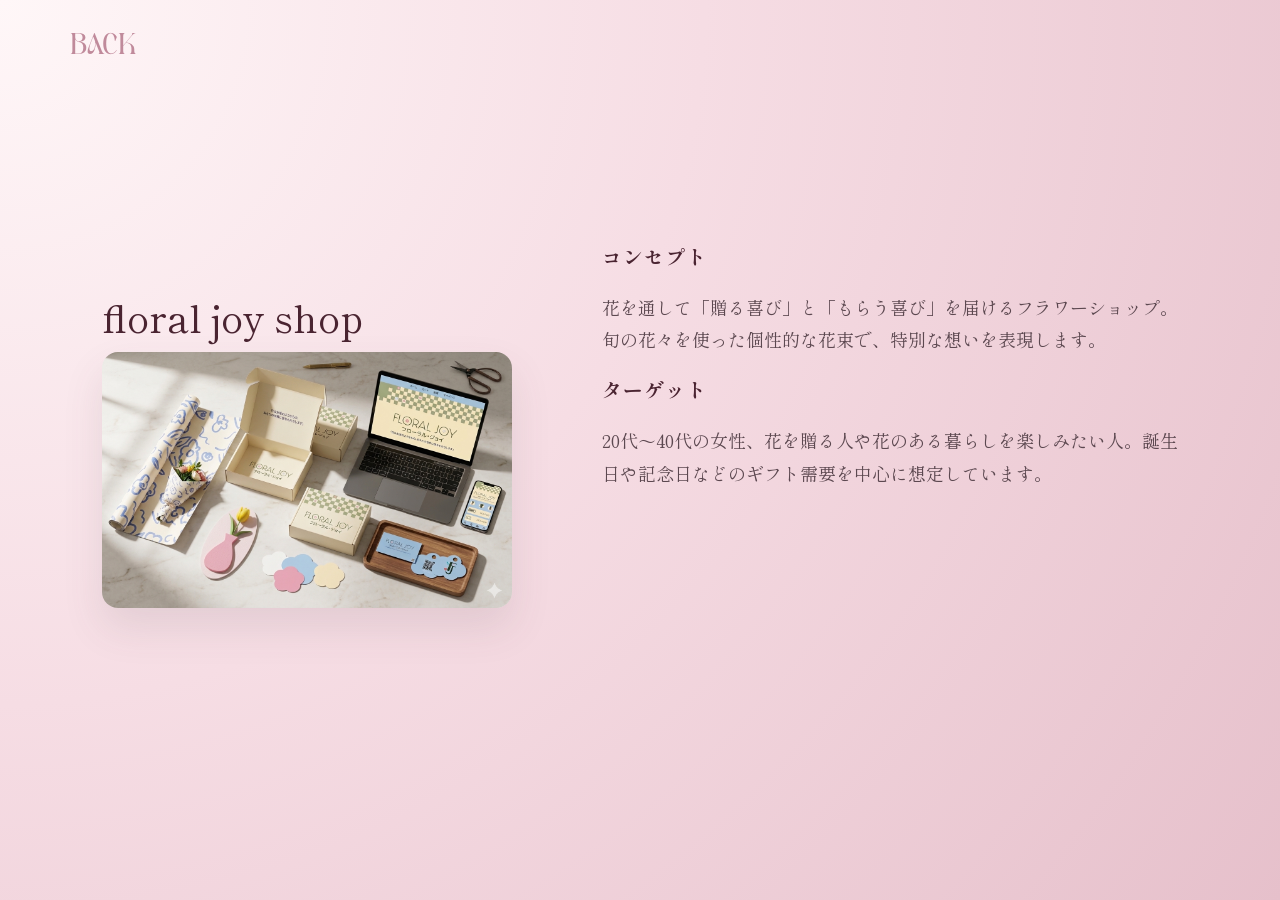
<file: flower-event.html>
<!DOCTYPE html>
<html lang="en">
<head>
    <meta charset="UTF-8">
    <meta name="viewport" content="width=device-width, initial-scale=1.0">
    <title>floral joy shop</title>
    <link rel="preconnect" href="https://fonts.googleapis.com">
<link rel="preconnect" href="https://fonts.gstatic.com" crossorigin>
<link href="https://fonts.googleapis.com/css2?family=Noto+Sans+JP:wght@200;300&family=Shippori+Mincho+B1:wght@300;400;500&display=swap" rel="stylesheet">
    <style>
        @font-face {
            font-family: "begitta";
            src: url("./FONT/Begitta.otf") format("opentype");
        }

      
        html, body {
            margin: 0;
            padding: 0;
            width: 100%;
            min-height: 100vh;
        }

        body {
            background: radial-gradient( circle at top left, #fff7f8 0%, #f6dde4 45%, #e6c0cb 100% );
            background-repeat: no-repeat;
            background-attachment: fixed; /* Giúp nền đứng yên tuyệt đối không bị gãy sọc */
            font-family: "Shippori Mincho B1", serif;
        }

        /* Nút BACK tinh tế */
        button.backBtn {
            color: #c08a9b;
            background-color: transparent;
            border: none;
            font-size: 30px;
            font-family: "begitta", sans-serif;
            cursor: pointer;
            position: fixed; /* Khóa nút Back ở góc trên cùng */
            top: 30px;
            left: 5%;
            z-index: 10;
            transition: color 0.3s ease, transform 0.3s ease;
        }
        
        button.backBtn:hover {
            color: #4a2431;
           
            transform: translateX(-5px);
        }

       
        
        /* Khung bọc lớn chứa cả 2 cột */
        .concept {
            display: flex; /* KÍCH HOẠT CHIA CỘT */
            width: 100%;
            min-height: 100vh;
        }

        /* CỘT TRÁI: Khóa cố định (Sticky) chứa tiêu đề */
        .left {
            width: 45%;
            height: 100vh; /* Bắt buộc cao bằng màn hình để sticky hoạt động */
            position: sticky;
            top: 0;
            display: flex;
            justify-content: center;
            flex-direction: column;
            padding-left: 8%;
            padding-right: 5%;
            box-sizing: border-box;
        }

        .left h1 {
            color: #4a2431;
            font-size: 3vw; /* Dùng đơn vị độ rộng màn hình để tự co giãn mượt */
            text-align: left;
            margin: 0 0 10px 0;
            line-height: 1.3;
            
            font-weight: lighter;
        }

        /* CỘT PHẢI: Cuộn nội dung chi tiết và hình ảnh (Kéo dài thoải mái) */
        .right {
            width: 55%;
            padding: 25vh 8% 20vh 2%;
            box-sizing: border-box;
            display: flex;
            flex-direction: column;
            gap: 80px; /* Tạo khoảng cách thoáng đãng giữa các mục */
        }

        .concept-section h2,h3 {
            font-size: 20px;
            color: #4a2431;
            margin-bottom: 20px;
            letter-spacing: 1px;
        }

        .concept-section p {
            color: #5c4850;
            font-size: 18px;
            line-height: 1.8;
            text-align: justify;
        }

        /* Khung chứa hình ảnh Mockup sản phẩm */
        .project-img-box {
            width: 100%;
            border-radius: 16px;
            overflow: hidden;
            box-shadow: 0 20px 40px rgba(92, 72, 80, 0.12); /* Đổ bóng mờ ấm áp */
            background: rgba(255, 255, 255, 0.2);
        }

        .project-img-box img {
            width: 100%;
            height: auto;
            display: block;
        }

        p{
            font-family: "Shippori Mincho B1", serif;
            
        }
        .color-img {
            width: 60%;
            height: auto;
            
        }

        /* Responsive cho điện thoại di động */
        @media (max-width: 768px) {
            .concept {
                flex-direction: column;
            }
            .left, .right {
                width: 100%;
                height: auto;
                position: relative;
                padding: 40px 5%;
            }
            .left {
                padding-top: 100px;
            }
            .left h1 {
                font-size: 1.8rem;
            }
        }
    </style>
</head>
<body>

    <!-- Nút quay lại cố định ở góc -->
    <button class="backBtn" onclick="history.back()">BACK</button>

    <!-- Wrapper chia đôi màn hình -->
    <div class="concept">
        
        <!-- CỘT TRÁI: Đứng yên khi cuộn chuột -->
        <div class="left">
            <h1>floral joy shop</h1>
             <div class="project-img-box">
                <img src="/img/project/foral-shop2.png" alt="Naimun Mockup 1">
            </div>
        </div>

        <!-- CỘT PHẢI: Cuộn tự do (Chứa chữ và Hình ảnh Mockup thiết kế của bạn) -->
        <div class="right">
            
            <!-- Khối thông tin Concept -->
            <div class="concept-section">
                <h2>コンセプト</h2>
                <p>花を通して「贈る喜び」と「もらう喜び」を届けるフラワーショップ。旬の花々を使った個性的な花束で、特別な想いを表現します。</p>
                <h3>ターゲット</h3>
                <p>20代〜40代の女性、花を贈る人や花のある暮らしを楽しみたい人。誕生日や記念日などのギフト需要を中心に想定しています。</p>
                
            </div>

            

        </div>
        
    </div>

</body>
</html>
</file>
